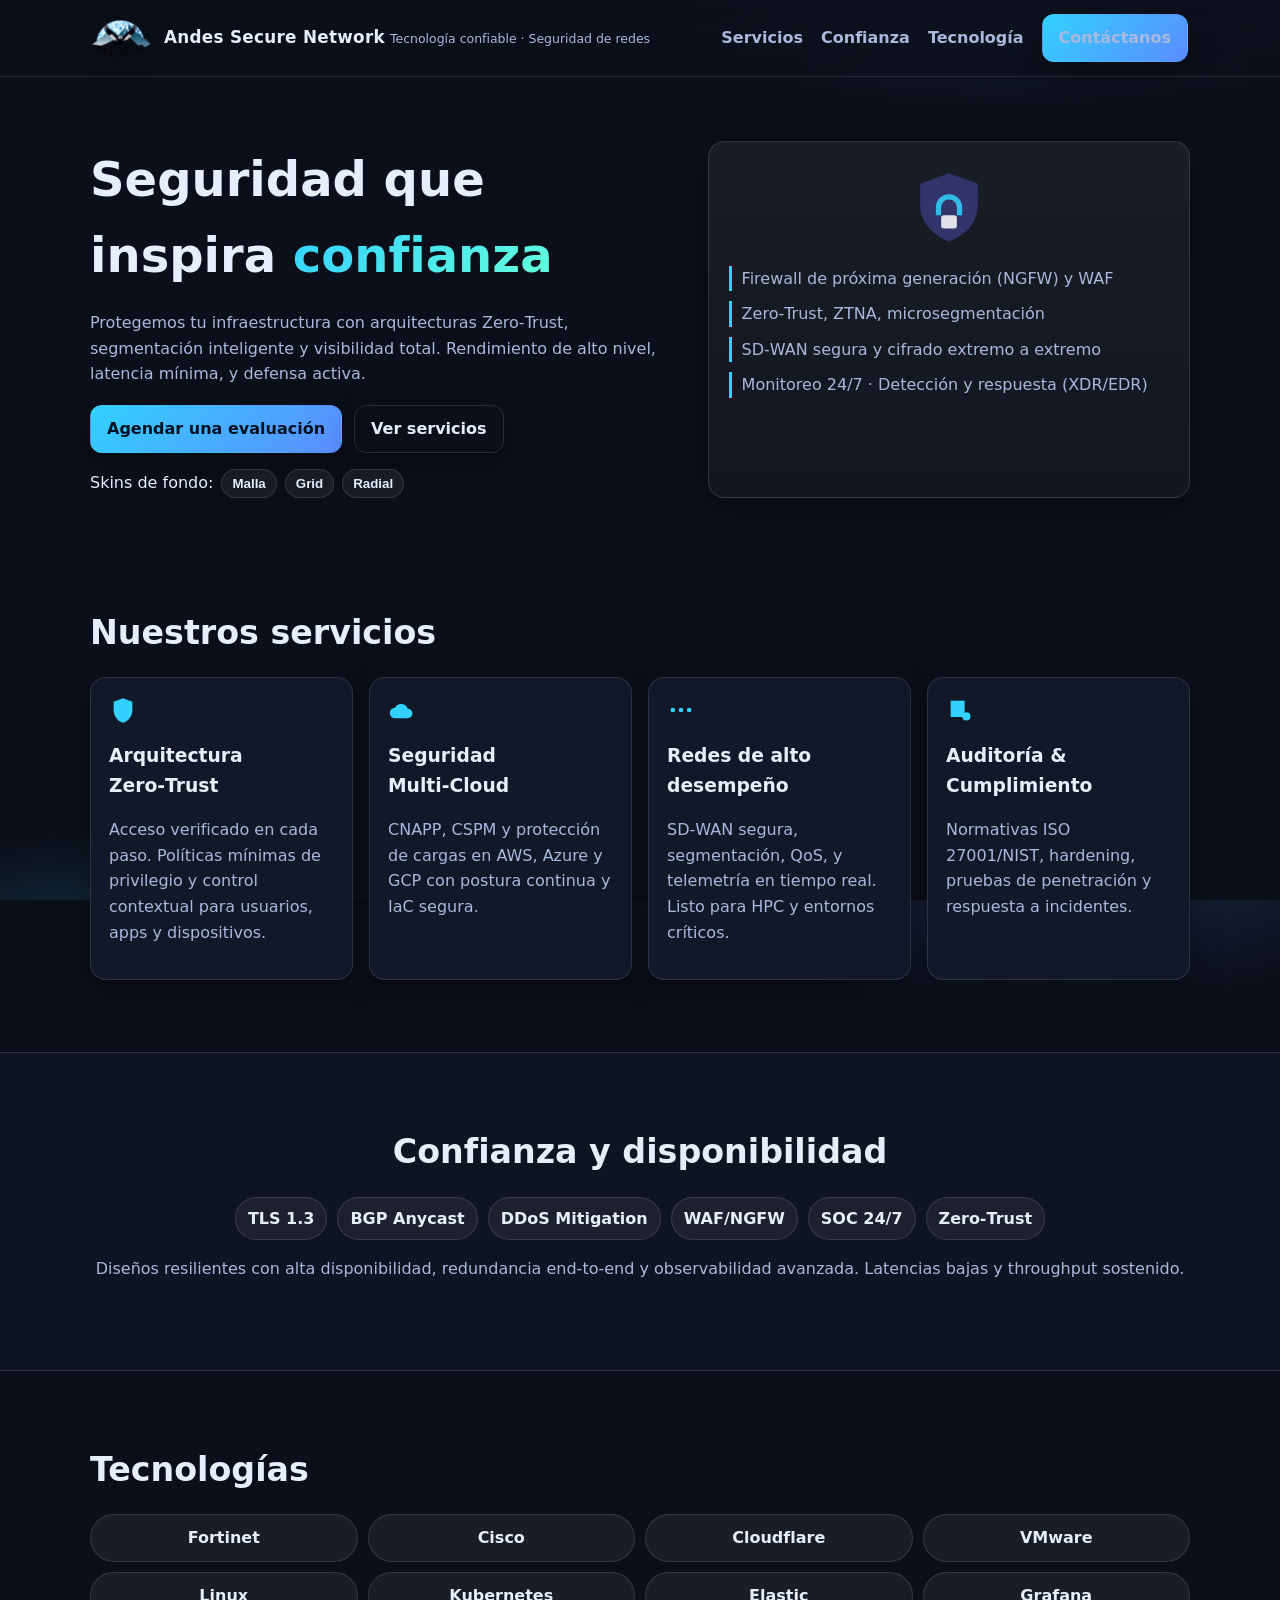
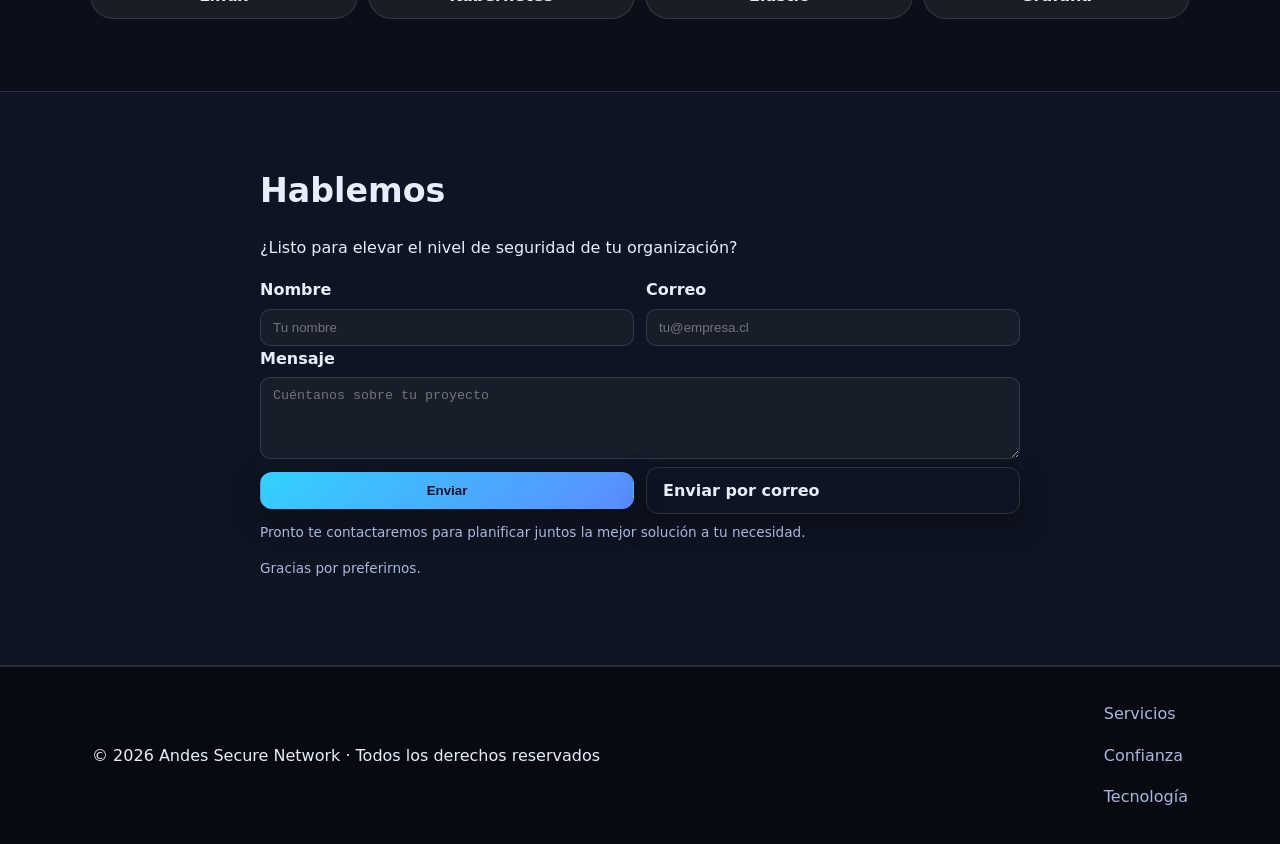
<file: index.html>
<!DOCTYPE html>
<html lang="es">
<head>
  <meta charset="utf-8" />
  <meta name="viewport" content="width=device-width, initial-scale=1" />
  <title>Andes Secure Network</title>
  <meta name="description" content="Seguridad de redes de siguiente generación: visibilidad, prevención y respuesta con performance de clase empresarial." />
  <link rel="icon" type="image/png" href="assets/logo.png">
  <link rel="preload" as="image" href="assets/logo.png">
  <link rel="stylesheet" href="assets/styles.css" />
</head>
<body class="skin-mesh">
  <header class="site-header">
    <div class="container header-inner">
      <a class="brand" href="#">
        <img src="assets/logo.png" alt="Logo Andes Secure Network" class="brand-logo" />
        <div class="brand-text">
          <span class="brand-title">Andes <strong>Secure</strong> Network</span>
          <span class="brand-sub">Tecnología confiable · Seguridad de redes</span>
        </div>
      </a>
      <nav class="nav">
        <a href="#servicios">Servicios</a>
        <a href="#confianza">Confianza</a>
        <a href="#tecnologia">Tecnología</a>
        <a href="#contacto" class="btn btn-primary">Contáctanos</a>
      </nav>
      <button id="menu-btn" class="menu-btn" aria-label="Abrir menú" aria-expanded="false">☰</button>
    </div>
  </header>

  <main>
    <!-- HERO -->
    <section class="hero">
      <div class="container hero-grid">
        <div class="hero-copy">
          <h1>Seguridad que inspira <span class="grad-text">confianza</span></h1>
          <p>Protegemos tu infraestructura con arquitecturas Zero‑Trust, segmentación inteligente y visibilidad total. Rendimiento de alto nivel, latencia mínima, y defensa activa.</p>
          <div class="hero-cta">
            <a class="btn btn-primary" href="#contacto">Agendar una evaluación</a>
            <a class="btn btn-outline" href="#servicios">Ver servicios</a>
          </div>
          <div class="skins">
            <span class="skins-label">Skins de fondo:</span>
            <button class="chip" data-skin="skin-mesh">Malla</button>
            <button class="chip" data-skin="skin-grid">Grid</button>
            <button class="chip" data-skin="skin-radial">Radial</button>
          </div>
        </div>
        <div class="hero-card glass">
          <div class="shield">
            <!-- Simple lock/shield SVG -->
            <svg viewBox="0 0 64 64" aria-hidden="true">
              <path d="M32 4l22 8v16c0 11.6-7.6 22.5-22 28C17.6 50.5 10 39.6 10 28V12l22-8z" class="s1"/>
              <path d="M22 30a10 10 0 1120 0v6h-4v-6a6 6 0 10-12 0v6h-4v-6z" class="s2"/>
              <rect x="26" y="36" width="12" height="10" rx="2" class="s3"/>
            </svg>
          </div>
          <ul class="bullets">
            <li>Firewall de próxima generación (NGFW) y WAF</li>
            <li>Zero‑Trust, ZTNA, microsegmentación</li>
            <li>SD‑WAN segura y cifrado extremo a extremo</li>
            <li>Monitoreo 24/7 · Detección y respuesta (XDR/EDR)</li>
          </ul>
        </div>
      </div>
    </section>

    <!-- SERVICIOS -->
    <section id="servicios" class="section">
      <div class="container">
        <h2>Nuestros servicios</h2>
        <div class="cards">
          <article class="card">
            <div class="card-ico"><svg viewBox='0 0 24 24' aria-hidden='true'><path d='M12 2l8 3v7c0 5-3.3 9.7-8 11-4.7-1.3-8-6-8-11V5l8-3z'/></svg></div>
            <h3>Arquitectura Zero‑Trust</h3>
            <p>Acceso verificado en cada paso. Políticas mínimas de privilegio y control contextual para usuarios, apps y dispositivos.</p>
          </article>
          <article class="card">
            <div class="card-ico"><svg viewBox='0 0 24 24' aria-hidden='true'><path d='M6 19h11a4 4 0 0 0 0-8 6 6 0 0 0-11-1A4 4 0 0 0 6 19z'/></svg></div>
            <h3>Seguridad Multi‑Cloud</h3>
            <p>CNAPP, CSPM y protección de cargas en AWS, Azure y GCP con postura continua y IaC segura.</p>
          </article>
          <article class="card">
            <div class="card-ico"><svg viewBox='0 0 24 24' aria-hidden='true'><circle cx='5' cy='12' r='2'/><circle cx='12' cy='12' r='2'/><circle cx='19' cy='12' r='2'/><path d='M7 12h3M14 12h3'/></svg></div>
            <h3>Redes de alto desempeño</h3>
            <p>SD‑WAN segura, segmentación, QoS, y telemetría en tiempo real. Listo para HPC y entornos críticos.</p>
          </article>
          <article class="card">
            <div class="card-ico"><svg viewBox='0 0 24 24' aria-hidden='true'><path d='M4 4h12v14H4z'/><path d='M8 8h4M8 12h4'/><circle cx='17.5' cy='17.5' r='3.5'/><path d='M20 20l2 2'/></svg></div>
            <h3>Auditoría & Cumplimiento</h3>
            <p>Normativas ISO 27001/NIST, hardening, pruebas de penetración y respuesta a incidentes.</p>
          </article>
        </div>
      </div>
    </section>

    <!-- CONFIANZA -->
    <section id="confianza" class="section muted">
      <div class="container trust">
        <h2>Confianza y disponibilidad</h2>
        <ul class="trust-list">
          <li><span class="badge">TLS 1.3</span></li>
          <li><span class="badge">BGP Anycast</span></li>
          <li><span class="badge">DDoS Mitigation</span></li>
          <li><span class="badge">WAF/NGFW</span></li>
          <li><span class="badge">SOC 24/7</span></li>
          <li><span class="badge">Zero‑Trust</span></li>
        </ul>
        <p class="trust-copy">Diseños resilientes con alta disponibilidad, redundancia end‑to‑end y observabilidad avanzada. Latencias bajas y throughput sostenido.</p>
      </div>
    </section>

    <!-- TECNOLOGÍA -->
    <section id="tecnologia" class="section">
      <div class="container tech">
        <h2>Tecnologías</h2>
        <div class="grid-logos">
          <div class="logo-pill">Fortinet</div>
          <div class="logo-pill">Cisco</div>
          <div class="logo-pill">Cloudflare</div>
          <div class="logo-pill">VMware</div>
          <div class="logo-pill">Linux</div>
          <div class="logo-pill">Kubernetes</div>
          <div class="logo-pill">Elastic</div>
          <div class="logo-pill">Grafana</div>
        </div>
      </div>
    </section>

    <!-- CONTACTO -->
    <section id="contacto" class="section muted">
      <div class="container contact">
        <h2>Hablemos</h2>
        <p>¿Listo para elevar el nivel de seguridad de tu organización?</p>
        <form class="contact-form" onsubmit="return handleSubmit(event)">
          <div class="row">
            <label>Nombre
              <input type="text" name="nombre" placeholder="Tu nombre" required>
            </label>
            <label>Correo
              <input type="email" name="correo" placeholder="tu@empresa.cl" required>
            </label>
          </div>
          <label>Mensaje
            <textarea name="mensaje" rows="4" placeholder="Cuéntanos sobre tu proyecto" required></textarea>
          </label>
          <div class="row actions">
            <button class="btn btn-primary" type="submit">Enviar</button>
            <a class="btn btn-outline" href="mailto:contacto@andesecnet.cl">Enviar por correo</a>
          </div>
          <p class="form-note">Pronto te contactaremos para planificar juntos la mejor solución a tu necesidad.</p>
          <p class="form-note">Gracias por preferirnos.</p>
        </form>
      </div>
    </section>
  </main>

  <footer class="site-footer">
    <div class="container footer-inner">
      <p>© <span id="year"></span> Andes Secure Network · Todos los derechos reservados</p>
      <div class="footer-links">
        <p><a href="#servicios">Servicios</a></p>
        <p><a href="#confianza">Confianza</a></p>
        <p><a href="#tecnologia">Tecnología</a></p>
      </div>
    </div>
  </footer>

  <script src="assets/script.js"></script>
</body>
</html>
</file>
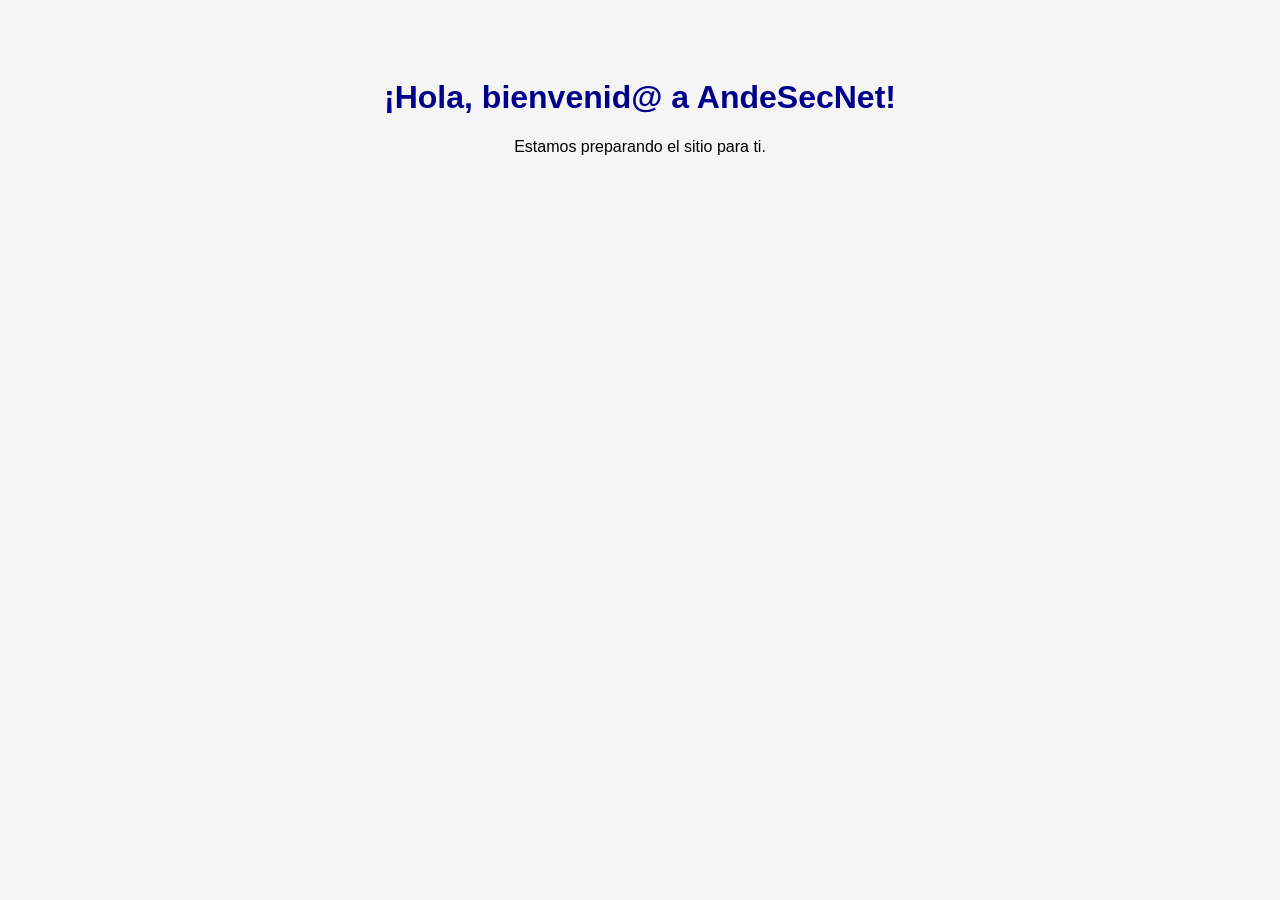
<file: old-version/index.html>
<!DOCTYPE html>
<html lang="es">
<head>
  <meta charset="UTF-8">
  <title>AndeSecNet</title>
  <link rel="stylesheet" href="style.css">
</head>
<body>
  <h1>¡Hola, bienvenid@ a AndeSecNet!</h1>
  <p>Estamos preparando el sitio para ti.</p>
  <script src="script.js"></script>
</body>
</html>
</file>
<file: assets/styles.css>
/* Andes Secure Network — styles
   Paleta: fondo oscuro + acentos cian/azul/neón para sensación de tecnología segura
*/
:root{
  --bg:#0b0f19;
  --bg-elev:#111828;
  --muted:#0f1422;
  --text:#e6eefc;
  --text-dim:#aab8dd;
  --primary:#32d1ff;
  --primary-2:#5b8cff;
  --accent:#64ffda;
  --glass: rgba(255,255,255,0.06);
  --stroke: rgba(255,255,255,0.12);
  --shadow: 0 10px 30px rgba(0,0,0,0.35);
}

*{box-sizing:border-box}
html,body{height:100%}
body{
  margin:0;
  font-family: ui-sans-serif, system-ui, -apple-system, Segoe UI, Roboto, "Helvetica Neue", Arial, "Noto Sans", "Liberation Sans";
  background: var(--bg);
  color: var(--text);
  line-height:1.6;
}

/* Skins (cambiables) */
.skin-grid{
  background-image:
    radial-gradient(circle at 10% 10%, rgba(99,102,241,0.06) 0 40%, transparent 40%),
    linear-gradient(180deg, rgba(11,15,25,0.9), rgba(11,15,25,0.9)),
    linear-gradient(90deg, rgba(255,255,255,0.05) 1px, transparent 1px),
    linear-gradient(0deg, rgba(255,255,255,0.05) 1px, transparent 1px);
  background-size: cover, cover, 48px 48px, 48px 48px;
  background-position:center,center,center,center;
}
.skin-mesh{
  background:
    radial-gradient(1200px 500px at 80% -10%, rgba(91,140,255,0.25), transparent 40%),
    radial-gradient(800px 400px at 10% 110%, rgba(50,209,255,0.25), transparent 40%),
    var(--bg);
}
.skin-radial{
  background:
    radial-gradient(1000px 600px at 30% 0%, rgba(100,255,218,0.20), transparent 50%),
    radial-gradient(900px 400px at 80% 100%, rgba(91,140,255,0.18), transparent 50%),
    var(--bg);
}

.container{width:min(1100px, 92vw); margin:0 auto;}

/* Header */
.site-header{
  position:sticky; top:0; z-index:50;
  backdrop-filter: blur(10px);
  background: linear-gradient(to bottom, rgba(11,15,25,0.85), rgba(11,15,25,0.65));
  border-bottom:1px solid var(--stroke);
}
.header-inner{display:flex; align-items:center; justify-content:space-between; padding:14px 2px;}
.brand{display:flex; gap:14px; align-items:center; text-decoration:none; color:var(--text);}
.brand-logo{width:58px; height:auto; filter:drop-shadow(0 6px 12px rgba(0,0,0,0.35));}
.brand-title{font-weight:700; letter-spacing:0.3px; font-size:1.05rem}
.brand-sub{font-size:0.78rem; color:var(--text-dim)}
.nav{display:flex; gap:18px; align-items:center;}
.nav a{color:var(--text-dim); text-decoration:none; font-weight:600;}
.nav a:hover{color:var(--text);}
.menu-btn{display:none; background:none; border:none; color:var(--text); font-size:1.5rem}

/* Buttons */
.btn{padding:10px 16px; border-radius:12px; border:1px solid var(--stroke); text-decoration:none; font-weight:700; display:inline-block; box-shadow:var(--shadow)}
.btn-primary{background: linear-gradient(135deg, var(--primary), var(--primary-2)); color:#031222; border-color: transparent;}
.btn-outline{background: transparent; color: var(--text);}
.btn:hover{transform: translateY(-1px);}

/* HERO */
.hero{padding:64px 0 36px;}
.hero-grid{display:grid; grid-template-columns: 1.1fr 0.9fr; gap:28px; align-items:stretch;}
.hero-copy h1{font-size: clamp(2rem, 4vw, 3rem); margin:0 0 10px}
.grad-text{background: linear-gradient(135deg, var(--primary), var(--accent)); -webkit-background-clip:text; background-clip:text; color:transparent;}
.hero-copy p{color:var(--text-dim); max-width: 60ch;}
.hero-cta{display:flex; gap:12px; margin:18px 0 6px;}
.skins{margin-top:16px; display:flex; align-items:center; gap:8px; flex-wrap:wrap;}
.chip{border:1px solid var(--stroke); background:var(--glass); color:var(--text); padding:6px 10px; border-radius:999px; cursor:pointer; font-weight:600}
.chip:hover{border-color:var(--primary)}

/* Glass card */
.glass{background: linear-gradient(180deg, rgba(255,255,255,0.06), rgba(255,255,255,0.03)); border:1px solid var(--stroke); border-radius:16px; box-shadow: var(--shadow);}
.hero-card{padding:22px 20px}
.shield svg{width:84px; height:84px; display:block; margin:4px auto 14px;}
.shield .s1{fill:rgba(99,102,241,0.35)}
.shield .s2{fill:rgba(50,209,255,0.85)}
.shield .s3{fill:rgba(255,255,255,0.85)}
.bullets{list-style: none; margin:0; padding:0; display:grid; gap:10px;}
.bullets li{padding-left:10px; border-left:3px solid var(--primary); color:var(--text-dim)}

/* Sections */
.section{padding:72px 0}
.section h2{font-size: clamp(1.6rem, 2.6vw, 2.2rem); margin:0 0 18px}
.muted{background: var(--muted); border-top:1px solid var(--stroke); border-bottom:1px solid var(--stroke);}

/* Cards grid */
.cards{display:grid; grid-template-columns: repeat(4,1fr); gap:16px}
.card{background:var(--bg-elev); border:1px solid var(--stroke); border-radius:16px; padding:18px; box-shadow:var(--shadow)}
.card h3{margin:10px 0 8px}
.card p{color:var(--text-dim)}
.card-ico svg{width:28px; height:28px; fill: var(--primary)}

/* Trust badges */
.trust{ text-align:center }
.trust-list{ display:flex; flex-wrap:wrap; gap:10px; justify-content:center; margin:12px 0 8px; padding:0; list-style:none}
.badge{ display:inline-block; padding:8px 12px; border:1px solid var(--stroke); border-radius:999px; background:var(--glass); color:var(--text); font-weight:700 }
.trust-copy{ color:var(--text-dim) }

/* Tech pills */
.grid-logos{display:grid; grid-template-columns: repeat(4, 1fr); gap:10px}
.logo-pill{ text-align:center; padding:10px 14px; border-radius:999px; border:1px solid var(--stroke); background:var(--glass); font-weight:700; color:var(--text)}

/* Contact */
.contact{max-width:760px;}
.contact-form{display:block}
.contact-form .row{display:grid; grid-template-columns:1fr 1fr; gap:12px}
.contact-form label{display:block; font-weight:700; color:var(--text)}
.contact-form input, .contact-form textarea{
  width:100%; margin-top:6px; padding:10px 12px; background:rgba(255,255,255,0.04);
  color:var(--text); border:1px solid var(--stroke); border-radius:10px;
}
.contact-form input:focus, .contact-form textarea:focus{outline:2px solid var(--primary);}
.contact-form .actions{align-items:center}
.form-note{color:var(--text-dim); font-size:0.85rem; margin-top:8px}

/* Footer */
.site-footer{ border-top:1px solid var(--stroke); background: rgba(0,0,0,0.35);}
.footer-inner{ display:flex; align-items:center; justify-content:space-between; padding:18px 2px; }
.footer-inner a{ color:var(--text-dim); text-decoration:none }
.footer-inner a:hover{ color:var(--text) }

/* Responsive */
@media (max-width: 980px){
  .hero-grid{grid-template-columns: 1fr;}
  .cards{grid-template-columns: repeat(2,1fr)}
  .grid-logos{grid-template-columns: repeat(3,1fr)}
}
@media (max-width: 640px){
  .nav{display:none}
  .menu-btn{display:block}
  .cards{grid-template-columns: 1fr}
  .grid-logos{grid-template-columns: repeat(2,1fr)}
  .contact-form .row{grid-template-columns:1fr}
}
</file>
<file: old-version/style.css>
body {
  font-family: Arial, sans-serif;
  background: #f5f5f5;
  text-align: center;
  padding: 50px;
}
h1 {
  color: darkblue;
}
</file>
